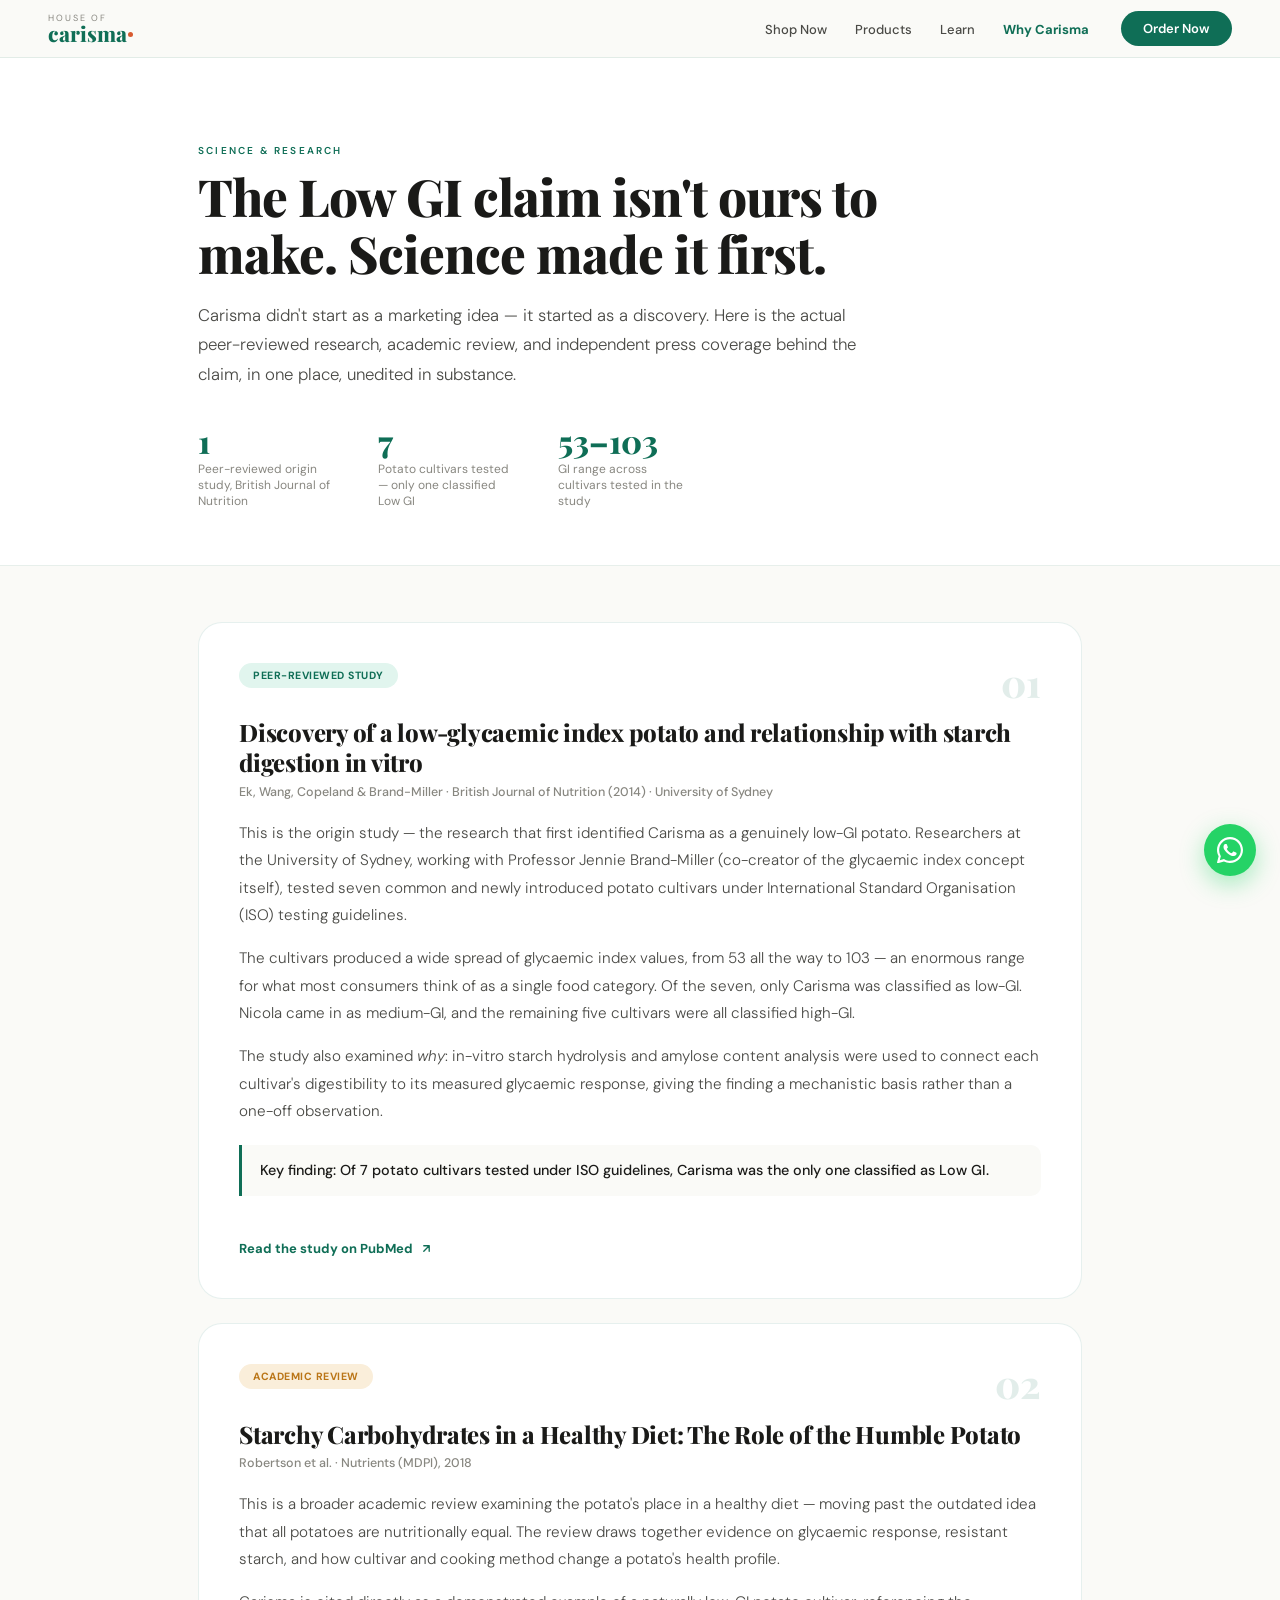
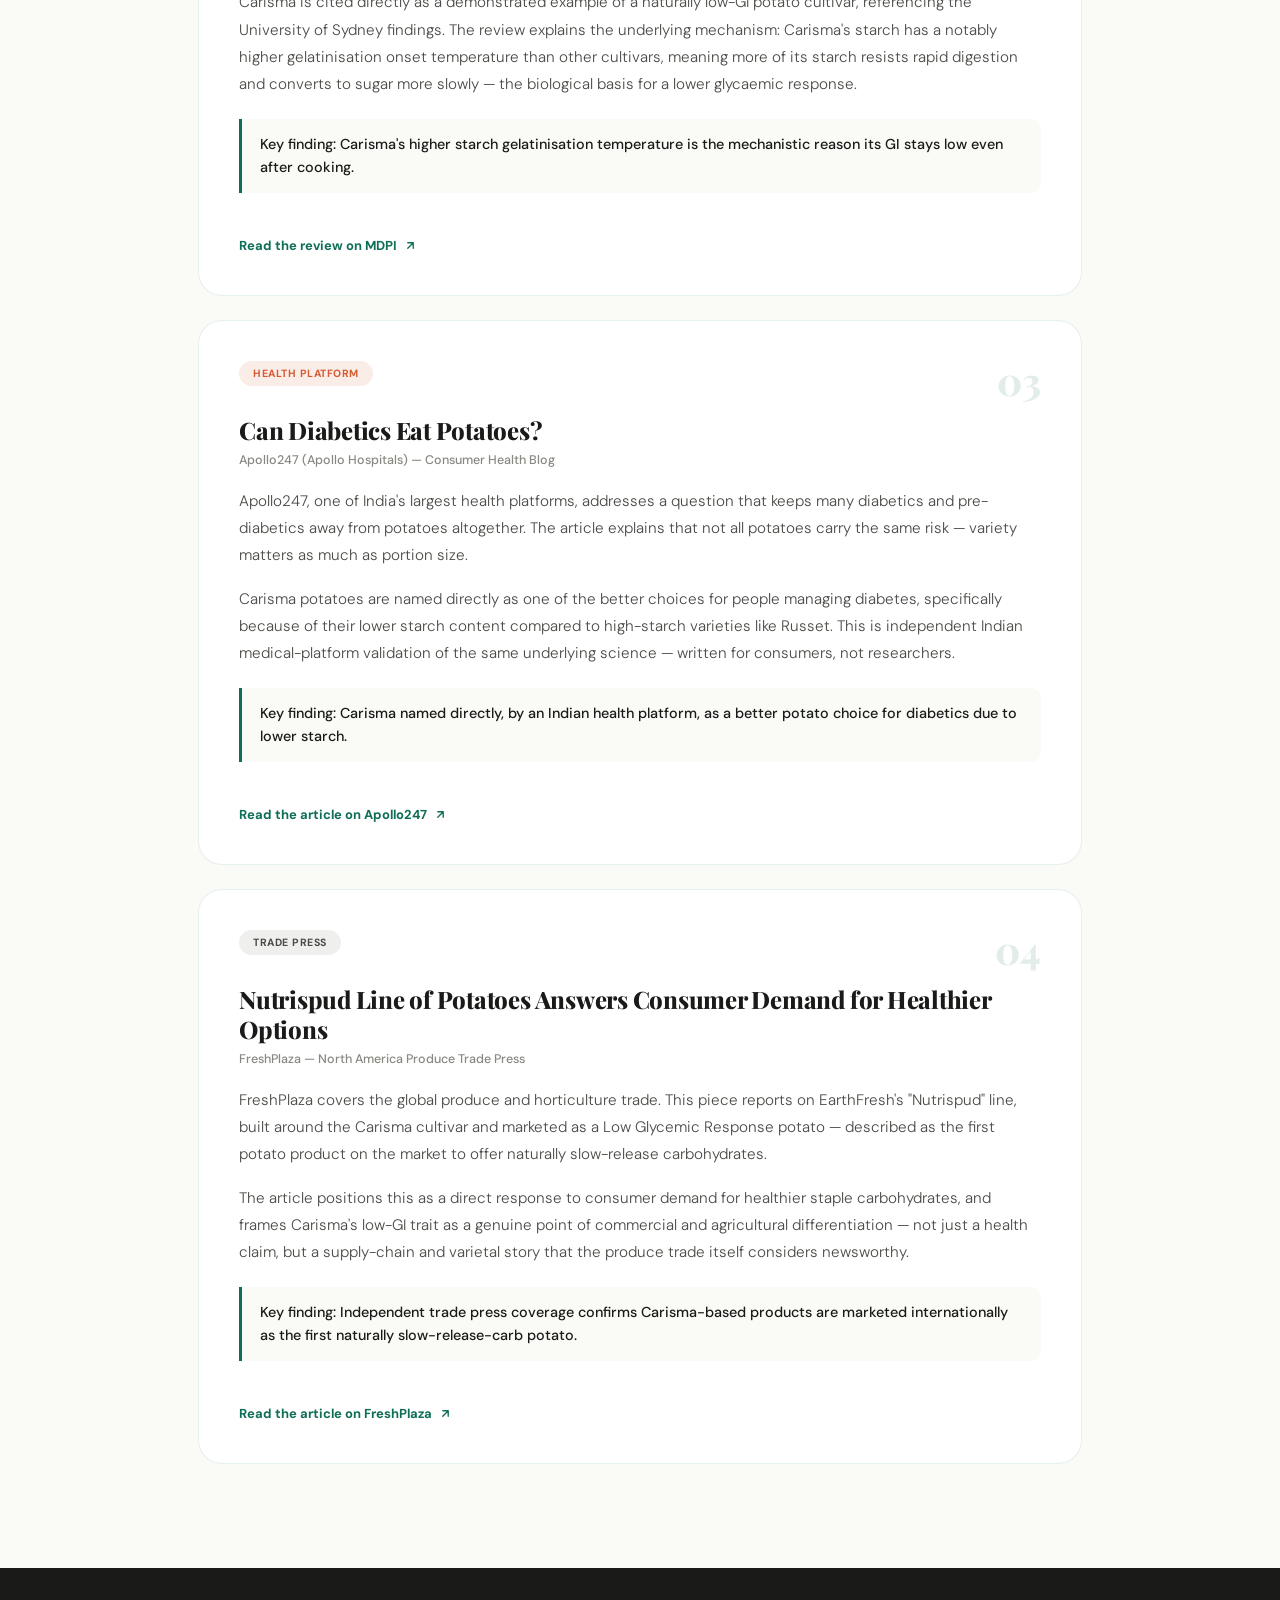
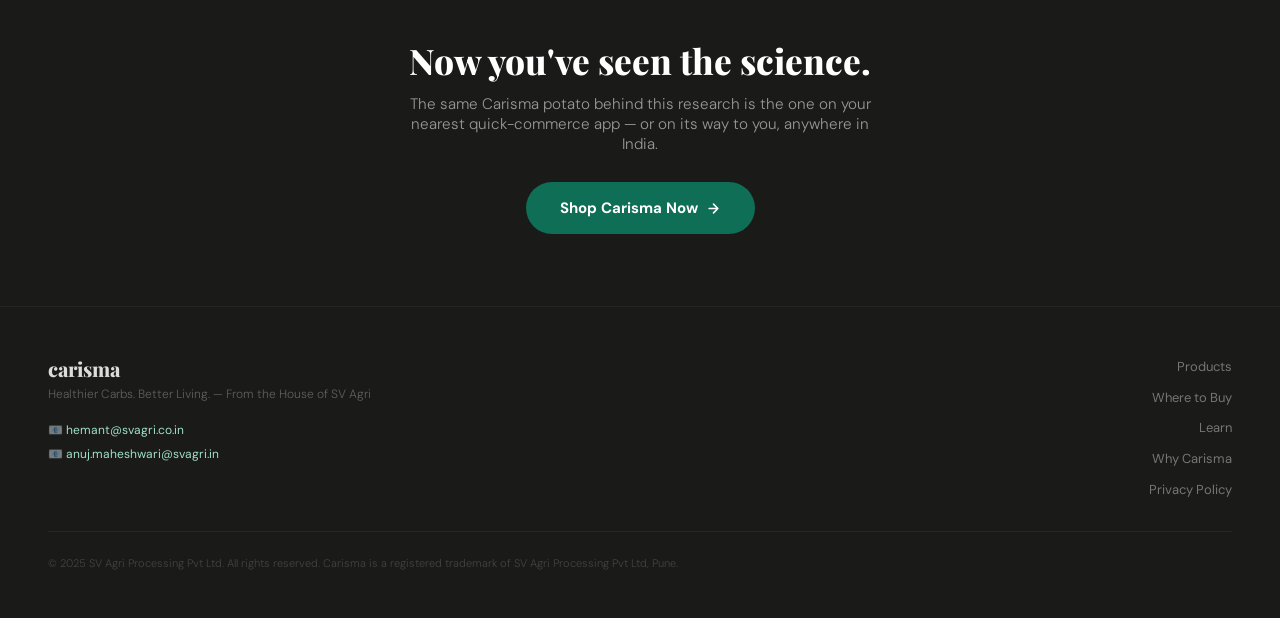
<file: why-carisma/index.html>
<!DOCTYPE html>
<html lang="en">
<head>
<meta charset="UTF-8">
<meta name="viewport" content="width=device-width, initial-scale=1.0, maximum-scale=1.0">
<title>Why Carisma — The Science Behind Our Low GI Claim | House of Carisma</title>
<meta name="description" content="Peer-reviewed research, academic reviews and independent press coverage behind Carisma's Low Glycaemic Index potato.">
<meta name="theme-color" content="#0F6E56">
<link rel="preconnect" href="https://fonts.googleapis.com">
<link rel="preconnect" href="https://fonts.gstatic.com" crossorigin>
<link href="https://fonts.googleapis.com/css2?family=Playfair+Display:ital,wght@0,700;0,800;1,700&family=DM+Sans:opsz,wght@9..40,300;9..40,400;9..40,500;9..40,600&display=swap" rel="stylesheet">
<style>
  *, *::before, *::after { box-sizing: border-box; margin: 0; padding: 0; }
  :root {
    --teal: #0F6E56; --teal-light: #1D9E75; --teal-pale: #E1F5EE;
    --orange: #D85A30; --orange-pale: #FAECE7;
    --gold: #BA7517; --gold-pale: #FAEEDA;
    --ink: #1A1A18; --ink-2: #4A4A46; --ink-3: #888780;
    --cream: #FAFAF7; --white: #ffffff;
    --font-d: 'Playfair Display', Georgia, serif;
    --font-b: 'DM Sans', system-ui, sans-serif;
    --r: 16px; --r-lg: 24px;
  }
  html { scroll-behavior: smooth; }
  body { font-family: var(--font-b); background: var(--cream); color: var(--ink); -webkit-font-smoothing: antialiased; overflow-x: hidden; }

  /* ── NAV ── */
  nav {
    position: fixed; top: 0; left: 0; right: 0; z-index: 300;
    background: rgba(250,250,247,0.96); backdrop-filter: blur(20px); -webkit-backdrop-filter: blur(20px);
    border-bottom: 0.5px solid rgba(15,110,86,0.1);
    height: 58px; display: flex; align-items: center; justify-content: space-between; padding: 0 3rem;
  }
  .nav-logo { text-decoration: none; display: flex; flex-direction: column; line-height: 1; }
  .nav-logo .ho { font-size: 9px; letter-spacing: 0.22em; text-transform: uppercase; color: var(--ink-3); }
  .nav-logo .br { font-family: var(--font-d); font-size: 21px; font-weight: 800; color: var(--teal); }
  .dot { display: inline-block; width: 5px; height: 5px; background: var(--orange); border-radius: 50%; margin-left: 1px; vertical-align: middle; margin-bottom: 3px; }
  .nav-r { display: flex; align-items: center; gap: 2rem; }
  .nav-links { display: flex; gap: 1.75rem; list-style: none; }
  .nav-links a { font-size: 13px; font-weight: 500; color: var(--ink-2); text-decoration: none; transition: color 0.2s; }
  .nav-links a:hover { color: var(--teal); }
  .nav-links a.active { color: var(--teal); font-weight: 700; }
  .nav-cta { background: var(--teal); color: #fff; padding: 9px 22px; border-radius: 100px; font-size: 13px; font-weight: 600; text-decoration: none; transition: background 0.2s; }
  .nav-cta:hover { background: var(--teal-light); }

  .container { max-width: 980px; margin: 0 auto; padding: 0 3rem; }
  .divider { height: 1px; background: rgba(15,110,86,0.08); }

  /* ── PAGE HEADER ── */
  .page-header { padding: 9rem 0 3.5rem; background: var(--white); }
  .ph-label { font-size: 10px; font-weight: 600; letter-spacing: 0.22em; text-transform: uppercase; color: var(--teal); margin-bottom: 0.7rem; }
  .ph-title { font-family: var(--font-d); font-size: clamp(2.1rem, 4.5vw, 3.2rem); font-weight: 800; color: var(--ink); line-height: 1.1; letter-spacing: -0.02em; max-width: 780px; }
  .ph-sub { font-size: 1.05rem; color: var(--ink-2); font-weight: 300; line-height: 1.75; max-width: 680px; margin-top: 1.25rem; }
  .ph-stats { display: flex; gap: 2.5rem; flex-wrap: wrap; margin-top: 2.25rem; }
  .ph-stat-num { font-family: var(--font-d); font-size: 2rem; font-weight: 800; color: var(--teal); line-height: 1; }
  .ph-stat-label { font-size: 12px; color: var(--ink-3); margin-top: 4px; max-width: 140px; }

  /* ── STUDY CARDS ── */
  .studies { padding: 3.5rem 0 5rem; background: var(--cream); }
  .study-card { background: var(--white); border: 1.5px solid rgba(15,110,86,0.1); border-radius: var(--r-lg); padding: 2.5rem; margin-bottom: 1.5rem; }
  .study-top { display: flex; align-items: flex-start; justify-content: space-between; gap: 1.5rem; margin-bottom: 1rem; flex-wrap: wrap; }
  .study-badge { display: inline-flex; align-items: center; gap: 6px; font-size: 10.5px; font-weight: 700; letter-spacing: 0.05em; text-transform: uppercase; padding: 6px 14px; border-radius: 100px; }
  .badge-primary { background: var(--teal-pale); color: var(--teal); }
  .badge-review { background: var(--gold-pale); color: var(--gold); }
  .badge-health { background: var(--orange-pale); color: var(--orange); }
  .badge-press { background: #EFEFEE; color: var(--ink-2); }
  .study-num { font-family: var(--font-d); font-size: 2.4rem; font-weight: 800; color: rgba(15,110,86,0.12); line-height: 1; }
  .study-title { font-family: var(--font-d); font-size: 1.5rem; font-weight: 800; color: var(--ink); line-height: 1.25; letter-spacing: -0.01em; margin-bottom: 0.4rem; }
  .study-source { font-size: 12.5px; color: var(--ink-3); font-weight: 500; margin-bottom: 1.25rem; }
  .study-body { font-size: 0.95rem; color: var(--ink-2); font-weight: 300; line-height: 1.8; }
  .study-body p { margin-bottom: 1rem; }
  .study-body p:last-child { margin-bottom: 0; }
  .study-key { background: var(--cream); border-left: 3px solid var(--teal); border-radius: 0 10px 10px 0; padding: 14px 18px; margin: 1.25rem 0; font-size: 0.9rem; color: var(--ink); font-weight: 500; line-height: 1.6; }
  .study-link { display: inline-flex; align-items: center; gap: 7px; margin-top: 1.5rem; color: var(--teal); font-size: 13px; font-weight: 700; text-decoration: none; }
  .study-link:hover { color: var(--teal-light); }

  /* ── CTA ── */
  .research-cta { background: var(--ink); padding: 4.5rem 0; text-align: center; }
  .rc-title { font-family: var(--font-d); font-size: clamp(1.6rem, 3vw, 2.2rem); font-weight: 800; color: #fff; line-height: 1.2; }
  .rc-sub { font-size: 0.95rem; color: rgba(255,255,255,0.55); font-weight: 300; margin-top: 0.75rem; max-width: 480px; margin-left: auto; margin-right: auto; }
  .rc-btn { display: inline-flex; align-items: center; gap: 8px; background: var(--teal); color: #fff; padding: 16px 34px; border-radius: 100px; font-family: var(--font-b); font-size: 15px; font-weight: 700; text-decoration: none; margin-top: 1.75rem; transition: background 0.2s, transform 0.2s; }
  .rc-btn:hover { background: var(--teal-light); transform: translateY(-2px); }

  /* ── FOOTER ── */
  footer { background: var(--ink); padding: 3rem; border-top: 1px solid rgba(255,255,255,0.05); display: grid; grid-template-columns: 1fr auto; gap: 2rem; align-items: start; }
  .footer-brand { font-family: var(--font-d); font-size: 20px; font-weight: 800; color: rgba(255,255,255,0.85); }
  .footer-tag { font-size: 12px; color: rgba(255,255,255,0.3); font-weight: 300; margin-top: 4px; margin-bottom: 1rem; }
  .footer-contact { font-size: 12px; color: rgba(255,255,255,0.45); line-height: 2; }
  .footer-contact a { color: #9FE1CB; text-decoration: none; }
  .footer-links { display: flex; flex-direction: column; gap: 0.6rem; list-style: none; text-align: right; }
  .footer-links a { font-size: 13px; color: rgba(255,255,255,0.4); text-decoration: none; transition: color 0.2s; }
  .footer-links a:hover { color: #9FE1CB; }
  .footer-copy { grid-column: 1/-1; font-size: 11px; color: rgba(255,255,255,0.18); font-weight: 300; border-top: 1px solid rgba(255,255,255,0.06); padding-top: 1.5rem; }

  .wa { position: fixed; bottom: 1.5rem; right: 1.5rem; z-index: 200; width: 52px; height: 52px; border-radius: 50%; background: #25D366; display: flex; align-items: center; justify-content: center; box-shadow: 0 8px 24px rgba(37,211,102,0.4); text-decoration: none; transition: transform 0.2s; }
  .wa:hover { transform: scale(1.08); }

  @media (max-width: 768px) {
    nav { padding: 0 1.25rem; height: 52px; }
    .nav-links { display: none; }
    .container { padding: 0 1.25rem; }
    .page-header { padding: 7rem 0 2.5rem; }
    .studies { padding: 2.5rem 0 3.5rem; }
    .study-card { padding: 1.75rem 1.5rem; }
    .study-top { flex-direction: column-reverse; align-items: flex-start; gap: 0.5rem; }
    footer { grid-template-columns: 1fr; padding: 2rem 1.25rem; }
    .footer-links { text-align: left; flex-direction: row; flex-wrap: wrap; gap: 1rem; }
  }
</style>
</head>
<body>

<!-- NAV -->
<nav>
  <a href="index.html" class="nav-logo">
    <span class="ho">House of</span>
    <span class="br">carisma<span class="dot"></span></span>
  </a>
  <div class="nav-r">
    <ul class="nav-links">
      <li><a href="index.html#availability">Shop Now</a></li>
      <li><a href="index.html#products">Products</a></li>
      <li><a href="index.html#learn">Learn</a></li>
      <li><a href="why-carisma.html" class="active">Why Carisma</a></li>
    </ul>
    <a href="index.html#availability" class="nav-cta">Order Now</a>
  </div>
</nav>

<!-- PAGE HEADER -->
<section class="page-header">
  <div class="container">
    <p class="ph-label">Science & Research</p>
    <h1 class="ph-title">The Low GI claim isn't ours to make. Science made it first.</h1>
    <p class="ph-sub">Carisma didn't start as a marketing idea — it started as a discovery. Here is the actual peer-reviewed research, academic review, and independent press coverage behind the claim, in one place, unedited in substance.</p>
    <div class="ph-stats">
      <div><div class="ph-stat-num">1</div><div class="ph-stat-label">Peer-reviewed origin study, British Journal of Nutrition</div></div>
      <div><div class="ph-stat-num">7</div><div class="ph-stat-label">Potato cultivars tested — only one classified Low GI</div></div>
      <div><div class="ph-stat-num">53–103</div><div class="ph-stat-label">GI range across cultivars tested in the study</div></div>
    </div>
  </div>
</section>

<div class="divider"></div>

<!-- STUDIES -->
<section class="studies">
  <div class="container">

    <!-- STUDY 1 -->
    <div class="study-card">
      <div class="study-top">
        <div>
          <span class="study-badge badge-primary">Peer-Reviewed Study</span>
        </div>
        <div class="study-num">01</div>
      </div>
      <div class="study-title">Discovery of a low-glycaemic index potato and relationship with starch digestion in vitro</div>
      <div class="study-source">Ek, Wang, Copeland & Brand-Miller · British Journal of Nutrition (2014) · University of Sydney</div>
      <div class="study-body">
        <p>This is the origin study — the research that first identified Carisma as a genuinely low-GI potato. Researchers at the University of Sydney, working with Professor Jennie Brand-Miller (co-creator of the glycaemic index concept itself), tested seven common and newly introduced potato cultivars under International Standard Organisation (ISO) testing guidelines.</p>
        <p>The cultivars produced a wide spread of glycaemic index values, from 53 all the way to 103 — an enormous range for what most consumers think of as a single food category. Of the seven, only Carisma was classified as low-GI. Nicola came in as medium-GI, and the remaining five cultivars were all classified high-GI.</p>
        <p>The study also examined <em>why</em>: in-vitro starch hydrolysis and amylose content analysis were used to connect each cultivar's digestibility to its measured glycaemic response, giving the finding a mechanistic basis rather than a one-off observation.</p>
      </div>
      <div class="study-key">Key finding: Of 7 potato cultivars tested under ISO guidelines, Carisma was the only one classified as Low GI.</div>
      <a href="https://pubmed.ncbi.nlm.nih.gov/24103358/" target="_blank" rel="noopener noreferrer" class="study-link">
        Read the study on PubMed
        <svg width="13" height="13" viewBox="0 0 24 24" fill="none" stroke="currentColor" stroke-width="2.5" stroke-linecap="round" stroke-linejoin="round"><path d="M7 17L17 7M17 7H7M17 7V17"/></svg>
      </a>
    </div>

    <!-- STUDY 2 -->
    <div class="study-card">
      <div class="study-top">
        <div>
          <span class="study-badge badge-review">Academic Review</span>
        </div>
        <div class="study-num">02</div>
      </div>
      <div class="study-title">Starchy Carbohydrates in a Healthy Diet: The Role of the Humble Potato</div>
      <div class="study-source">Robertson et al. · Nutrients (MDPI), 2018</div>
      <div class="study-body">
        <p>This is a broader academic review examining the potato's place in a healthy diet — moving past the outdated idea that all potatoes are nutritionally equal. The review draws together evidence on glycaemic response, resistant starch, and how cultivar and cooking method change a potato's health profile.</p>
        <p>Carisma is cited directly as a demonstrated example of a naturally low-GI potato cultivar, referencing the University of Sydney findings. The review explains the underlying mechanism: Carisma's starch has a notably higher gelatinisation onset temperature than other cultivars, meaning more of its starch resists rapid digestion and converts to sugar more slowly — the biological basis for a lower glycaemic response.</p>
      </div>
      <div class="study-key">Key finding: Carisma's higher starch gelatinisation temperature is the mechanistic reason its GI stays low even after cooking.</div>
      <a href="https://www.mdpi.com/2072-6643/10/11/1764" target="_blank" rel="noopener noreferrer" class="study-link">
        Read the review on MDPI
        <svg width="13" height="13" viewBox="0 0 24 24" fill="none" stroke="currentColor" stroke-width="2.5" stroke-linecap="round" stroke-linejoin="round"><path d="M7 17L17 7M17 7H7M17 7V17"/></svg>
      </a>
    </div>

    <!-- STUDY 3 -->
    <div class="study-card">
      <div class="study-top">
        <div>
          <span class="study-badge badge-health">Health Platform</span>
        </div>
        <div class="study-num">03</div>
      </div>
      <div class="study-title">Can Diabetics Eat Potatoes?</div>
      <div class="study-source">Apollo247 (Apollo Hospitals) — Consumer Health Blog</div>
      <div class="study-body">
        <p>Apollo247, one of India's largest health platforms, addresses a question that keeps many diabetics and pre-diabetics away from potatoes altogether. The article explains that not all potatoes carry the same risk — variety matters as much as portion size.</p>
        <p>Carisma potatoes are named directly as one of the better choices for people managing diabetes, specifically because of their lower starch content compared to high-starch varieties like Russet. This is independent Indian medical-platform validation of the same underlying science — written for consumers, not researchers.</p>
      </div>
      <div class="study-key">Key finding: Carisma named directly, by an Indian health platform, as a better potato choice for diabetics due to lower starch.</div>
      <a href="https://www.apollo247.com/blog/article/can-diabetics-eat-potatoes" target="_blank" rel="noopener noreferrer" class="study-link">
        Read the article on Apollo247
        <svg width="13" height="13" viewBox="0 0 24 24" fill="none" stroke="currentColor" stroke-width="2.5" stroke-linecap="round" stroke-linejoin="round"><path d="M7 17L17 7M17 7H7M17 7V17"/></svg>
      </a>
    </div>

    <!-- STUDY 4 -->
    <div class="study-card">
      <div class="study-top">
        <div>
          <span class="study-badge badge-press">Trade Press</span>
        </div>
        <div class="study-num">04</div>
      </div>
      <div class="study-title">Nutrispud Line of Potatoes Answers Consumer Demand for Healthier Options</div>
      <div class="study-source">FreshPlaza — North America Produce Trade Press</div>
      <div class="study-body">
        <p>FreshPlaza covers the global produce and horticulture trade. This piece reports on EarthFresh's "Nutrispud" line, built around the Carisma cultivar and marketed as a Low Glycemic Response potato — described as the first potato product on the market to offer naturally slow-release carbohydrates.</p>
        <p>The article positions this as a direct response to consumer demand for healthier staple carbohydrates, and frames Carisma's low-GI trait as a genuine point of commercial and agricultural differentiation — not just a health claim, but a supply-chain and varietal story that the produce trade itself considers newsworthy.</p>
      </div>
      <div class="study-key">Key finding: Independent trade press coverage confirms Carisma-based products are marketed internationally as the first naturally slow-release-carb potato.</div>
      <a href="https://www.freshplaza.com/north-america/article/9021491/nutrispud-line-of-potatoes-answers-consumer-demand-for-healthier-options/" target="_blank" rel="noopener noreferrer" class="study-link">
        Read the article on FreshPlaza
        <svg width="13" height="13" viewBox="0 0 24 24" fill="none" stroke="currentColor" stroke-width="2.5" stroke-linecap="round" stroke-linejoin="round"><path d="M7 17L17 7M17 7H7M17 7V17"/></svg>
      </a>
    </div>

  </div>
</section>

<!-- CTA -->
<section class="research-cta">
  <div class="container">
    <div class="rc-title">Now you've seen the science.</div>
    <div class="rc-sub">The same Carisma potato behind this research is the one on your nearest quick-commerce app — or on its way to you, anywhere in India.</div>
    <a href="index.html#availability" class="rc-btn">
      Shop Carisma Now
      <svg width="15" height="15" viewBox="0 0 24 24" fill="none" stroke="currentColor" stroke-width="2.5" stroke-linecap="round" stroke-linejoin="round"><path d="M5 12h14M12 5l7 7-7 7"/></svg>
    </a>
  </div>
</section>

<!-- FOOTER -->
<footer>
  <div>
    <div class="footer-brand">carisma</div>
    <div class="footer-tag">Healthier Carbs. Better Living. — From the House of SV Agri</div>
    <div class="footer-contact">
      📧 <a href="mailto:hemant@svagri.co.in">hemant@svagri.co.in</a><br>
      📧 <a href="mailto:anuj.maheshwari@svagri.in">anuj.maheshwari@svagri.in</a>
    </div>
  </div>
  <ul class="footer-links">
    <li><a href="index.html#products">Products</a></li>
    <li><a href="index.html#availability">Where to Buy</a></li>
    <li><a href="index.html#learn">Learn</a></li>
    <li><a href="why-carisma.html">Why Carisma</a></li>
    <li><a href="index.html#">Privacy Policy</a></li>
  </ul>
  <div class="footer-copy">© 2025 SV Agri Processing Pvt Ltd. All rights reserved. Carisma is a registered trademark of SV Agri Processing Pvt Ltd, Pune.</div>
</footer>

<!-- WHATSAPP -->
<a href="https://wa.me/917028155911?text=Hi%2C%20I%20want%20to%20know%20more%20about%20Carisma%20Low%20GI%20Potato" target="_blank" rel="noopener noreferrer" class="wa" aria-label="Chat on WhatsApp">
  <svg width="26" height="26" viewBox="0 0 24 24" fill="#fff"><path d="M17.472 14.382c-.297-.149-1.758-.867-2.03-.967-.273-.099-.471-.148-.67.15-.197.297-.767.966-.94 1.164-.173.199-.347.223-.644.075-.297-.15-1.255-.463-2.39-1.475-.883-.788-1.48-1.761-1.653-2.059-.173-.297-.018-.458.13-.606.134-.133.298-.347.446-.52.149-.174.198-.298.298-.497.099-.198.05-.371-.025-.52-.075-.149-.669-1.612-.916-2.207-.242-.579-.487-.5-.669-.51-.173-.008-.371-.01-.57-.01-.198 0-.52.074-.792.372-.272.297-1.04 1.016-1.04 2.479 0 1.462 1.065 2.875 1.213 3.074.149.198 2.096 3.2 5.077 4.487.709.306 1.262.489 1.694.625.712.227 1.36.195 1.871.118.571-.085 1.758-.719 2.006-1.413.248-.694.248-1.289.173-1.413-.074-.124-.272-.198-.57-.347z"/><path d="M12 0C5.373 0 0 5.373 0 12c0 2.12.554 4.107 1.523 5.836L.057 23.215a.75.75 0 0 0 .916.938l5.451-1.43A11.945 11.945 0 0 0 12 24c6.627 0 12-5.373 12-12S18.627 0 12 0zm0 22c-1.9 0-3.677-.523-5.197-1.432l-.372-.222-3.857 1.013 1.03-3.762-.242-.383A9.944 9.944 0 0 1 2 12C2 6.477 6.477 2 12 2s10 4.477 10 10-4.477 10-10 10z"/></svg>
</a>

</body>
</html>
</file>
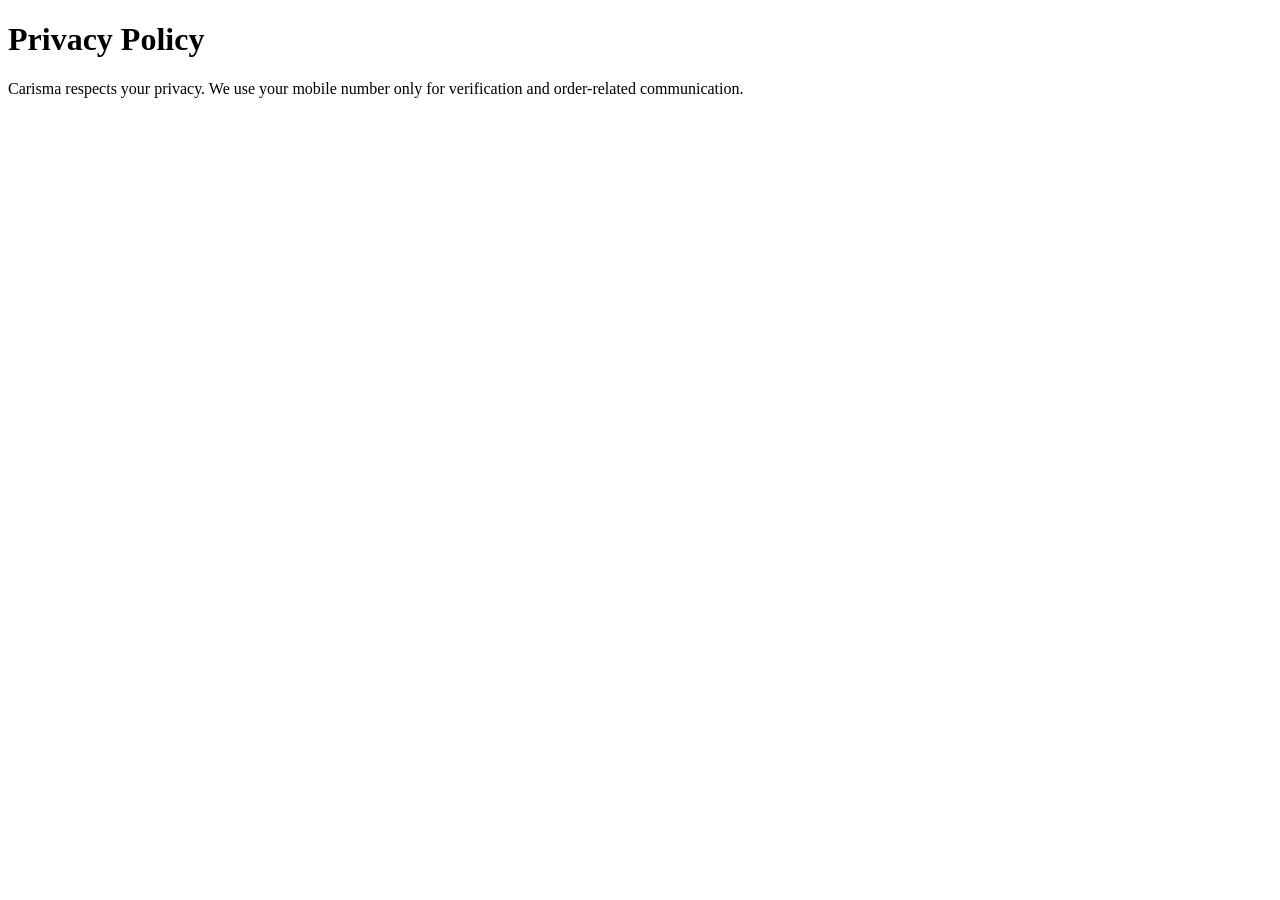
<file: privacy.html>
<!DOCTYPE html>
<html>
<head>
<title>Privacy Policy</title>
</head>
<body>
<h1>Privacy Policy</h1>
<p>Carisma respects your privacy. We use your mobile number only for verification and order-related communication.</p>
</body>
</html>
</file>
